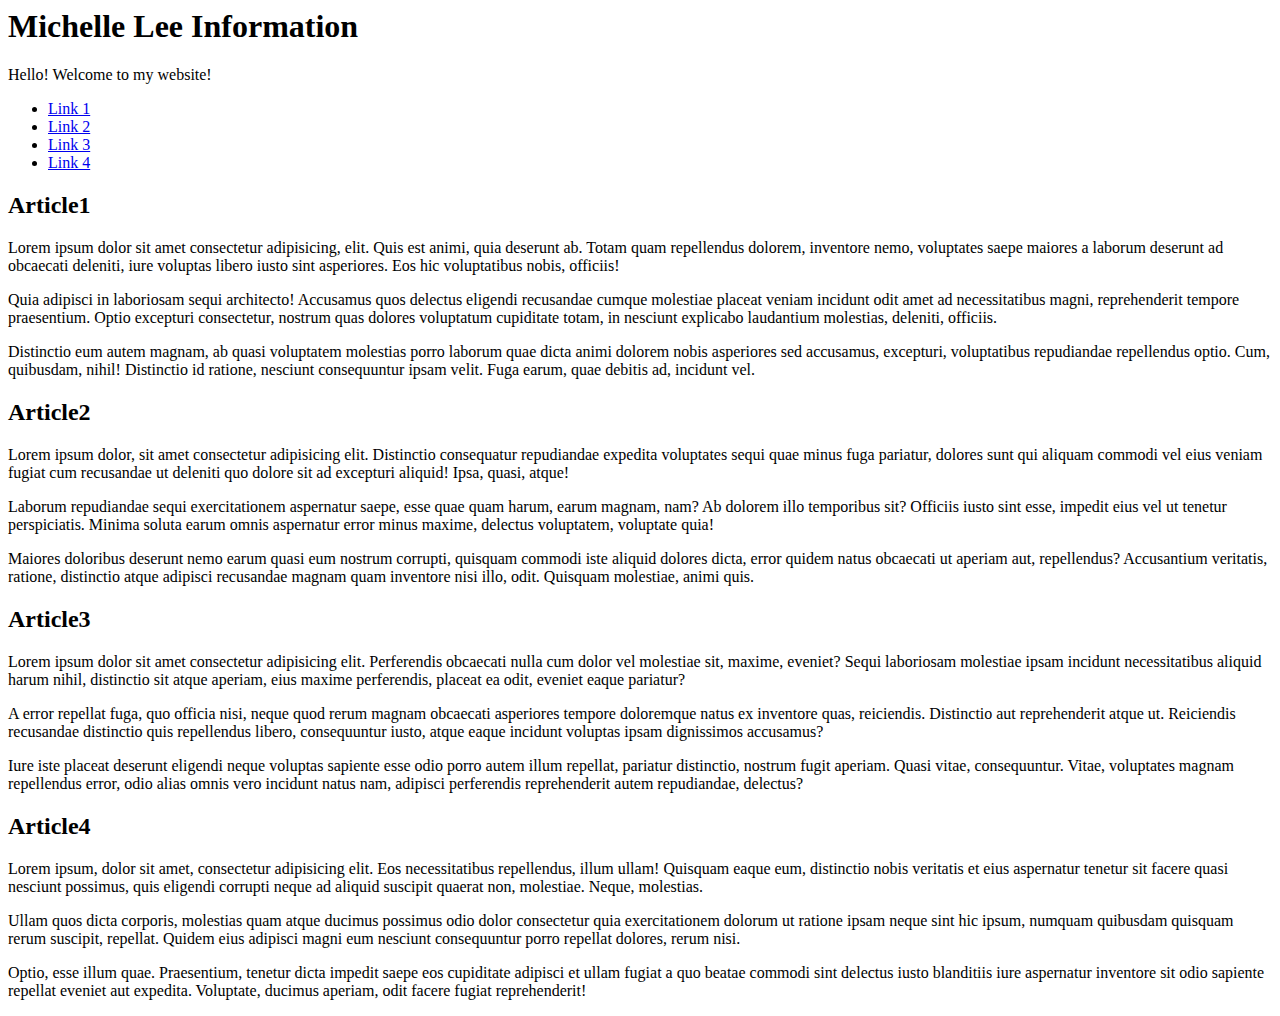
<file: module_1/index.html>
<!DOCTYPE! html>
<html lang="en">
<head>
	<meta charset="UTF-8">
	<meta name="viewport" content= "width=device-width, initial-scale=1.
	0">
	<title>Michelle Lee Information</title>
</head>
<body>

<header>
	<h1>Michelle Lee Information</h1>
		<p> Hello! Welcome to my website!</p>
</header>

	<nav class="nav">
		<ul>
			<li><a href="#article1">Link 1</a></li>
			<li><a href="#article2">Link 2</a></li>
			<li><a href="#article3">Link 3</a></li>
			<li><a href="#article4">Link 4</a></li>
		</ul>
	</nav>

	<div class="container">
		<article id="article1" class="article">
			<h2>Article1</h2>
			<div class="article-body">
				<p>Lorem ipsum dolor sit amet consectetur adipisicing, elit. Quis est animi, quia deserunt ab. Totam quam repellendus dolorem, inventore nemo, voluptates saepe maiores a laborum deserunt ad obcaecati deleniti, iure voluptas libero iusto sint asperiores. Eos hic voluptatibus nobis, officiis!</p>
				<p>Quia adipisci in laboriosam sequi architecto! Accusamus quos delectus eligendi recusandae cumque molestiae placeat veniam incidunt odit amet ad necessitatibus magni, reprehenderit tempore praesentium. Optio excepturi consectetur, nostrum quas dolores voluptatum cupiditate totam, in nesciunt explicabo laudantium molestias, deleniti, officiis.</p>
				<p>Distinctio eum autem magnam, ab quasi voluptatem molestias porro laborum quae dicta animi dolorem nobis asperiores sed accusamus, excepturi, voluptatibus repudiandae repellendus optio. Cum, quibusdam, nihil! Distinctio id ratione, nesciunt consequuntur ipsam velit. Fuga earum, quae debitis ad, incidunt vel.</p>
			</div>
		</article>
		<article id="article2" class="article">
			<h2>Article2</h2>
			<div class="article-body">
				<p>Lorem ipsum dolor, sit amet consectetur adipisicing elit. Distinctio consequatur repudiandae expedita voluptates sequi quae minus fuga pariatur, dolores sunt qui aliquam commodi vel eius veniam fugiat cum recusandae ut deleniti quo dolore sit ad excepturi aliquid! Ipsa, quasi, atque!</p>
				<p>Laborum repudiandae sequi exercitationem aspernatur saepe, esse quae quam harum, earum magnam, nam? Ab dolorem illo temporibus sit? Officiis iusto sint esse, impedit eius vel ut tenetur perspiciatis. Minima soluta earum omnis aspernatur error minus maxime, delectus voluptatem, voluptate quia!</p>
				<p>Maiores doloribus deserunt nemo earum quasi eum nostrum corrupti, quisquam commodi iste aliquid dolores dicta, error quidem natus obcaecati ut aperiam aut, repellendus? Accusantium veritatis, ratione, distinctio atque adipisci recusandae magnam quam inventore nisi illo, odit. Quisquam molestiae, animi quis.</p>
			</div>
		</article>
		<article id="article3" class="article">
			<h2>Article3</h2>
			<div class="article-body">
				<p>Lorem ipsum dolor sit amet consectetur adipisicing elit. Perferendis obcaecati nulla cum dolor vel molestiae sit, maxime, eveniet? Sequi laboriosam molestiae ipsam incidunt necessitatibus aliquid harum nihil, distinctio sit atque aperiam, eius maxime perferendis, placeat ea odit, eveniet eaque pariatur?</p>
				<p>A error repellat fuga, quo officia nisi, neque quod rerum magnam obcaecati asperiores tempore doloremque natus ex inventore quas, reiciendis. Distinctio aut reprehenderit atque ut. Reiciendis recusandae distinctio quis repellendus libero, consequuntur iusto, atque eaque incidunt voluptas ipsam dignissimos accusamus?</p>
				<p>Iure iste placeat deserunt eligendi neque voluptas sapiente esse odio porro autem illum repellat, pariatur distinctio, nostrum fugit aperiam. Quasi vitae, consequuntur. Vitae, voluptates magnam repellendus error, odio alias omnis vero incidunt natus nam, adipisci perferendis reprehenderit autem repudiandae, delectus?</p>
			</div>
		</article>
		<article id="article4" class="article">
			<h2>Article4</h2>
			<div class="article-body">
				<p>Lorem ipsum, dolor sit amet, consectetur adipisicing elit. Eos necessitatibus repellendus, illum ullam! Quisquam eaque eum, distinctio nobis veritatis et eius aspernatur tenetur sit facere quasi nesciunt possimus, quis eligendi corrupti neque ad aliquid suscipit quaerat non, molestiae. Neque, molestias.</p>
				<p>Ullam quos dicta corporis, molestias quam atque ducimus possimus odio dolor consectetur quia exercitationem dolorum ut ratione ipsam neque sint hic ipsum, numquam quibusdam quisquam rerum suscipit, repellat. Quidem eius adipisci magni eum nesciunt consequuntur porro repellat dolores, rerum nisi.</p>
				<p>Optio, esse illum quae. Praesentium, tenetur dicta impedit saepe eos cupiditate adipisci et ullam fugiat a quo beatae commodi sint delectus iusto blanditiis iure aspernatur inventore sit odio sapiente repellat eveniet aut expedita. Voluptate, ducimus aperiam, odit facere fugiat reprehenderit!</p>
			</div>
		</article>
	</div>
</body>
</html>
</file>
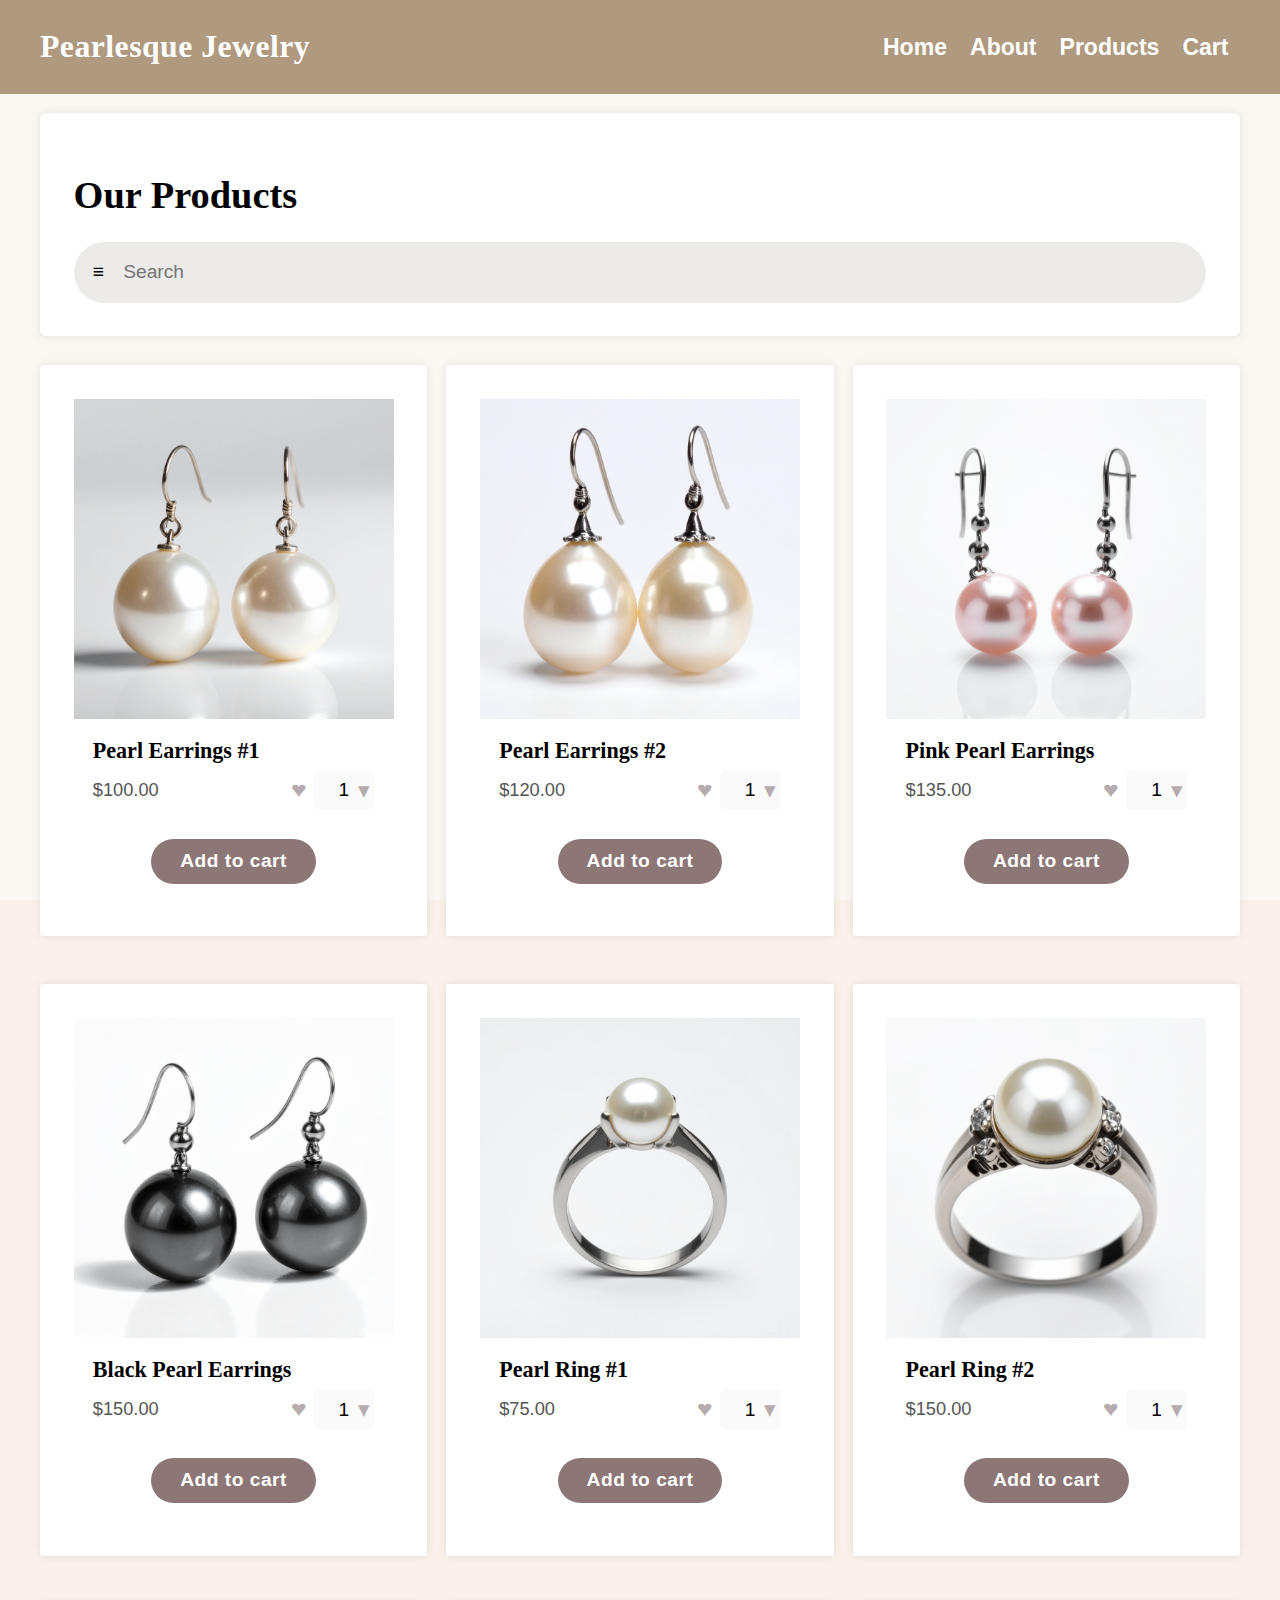
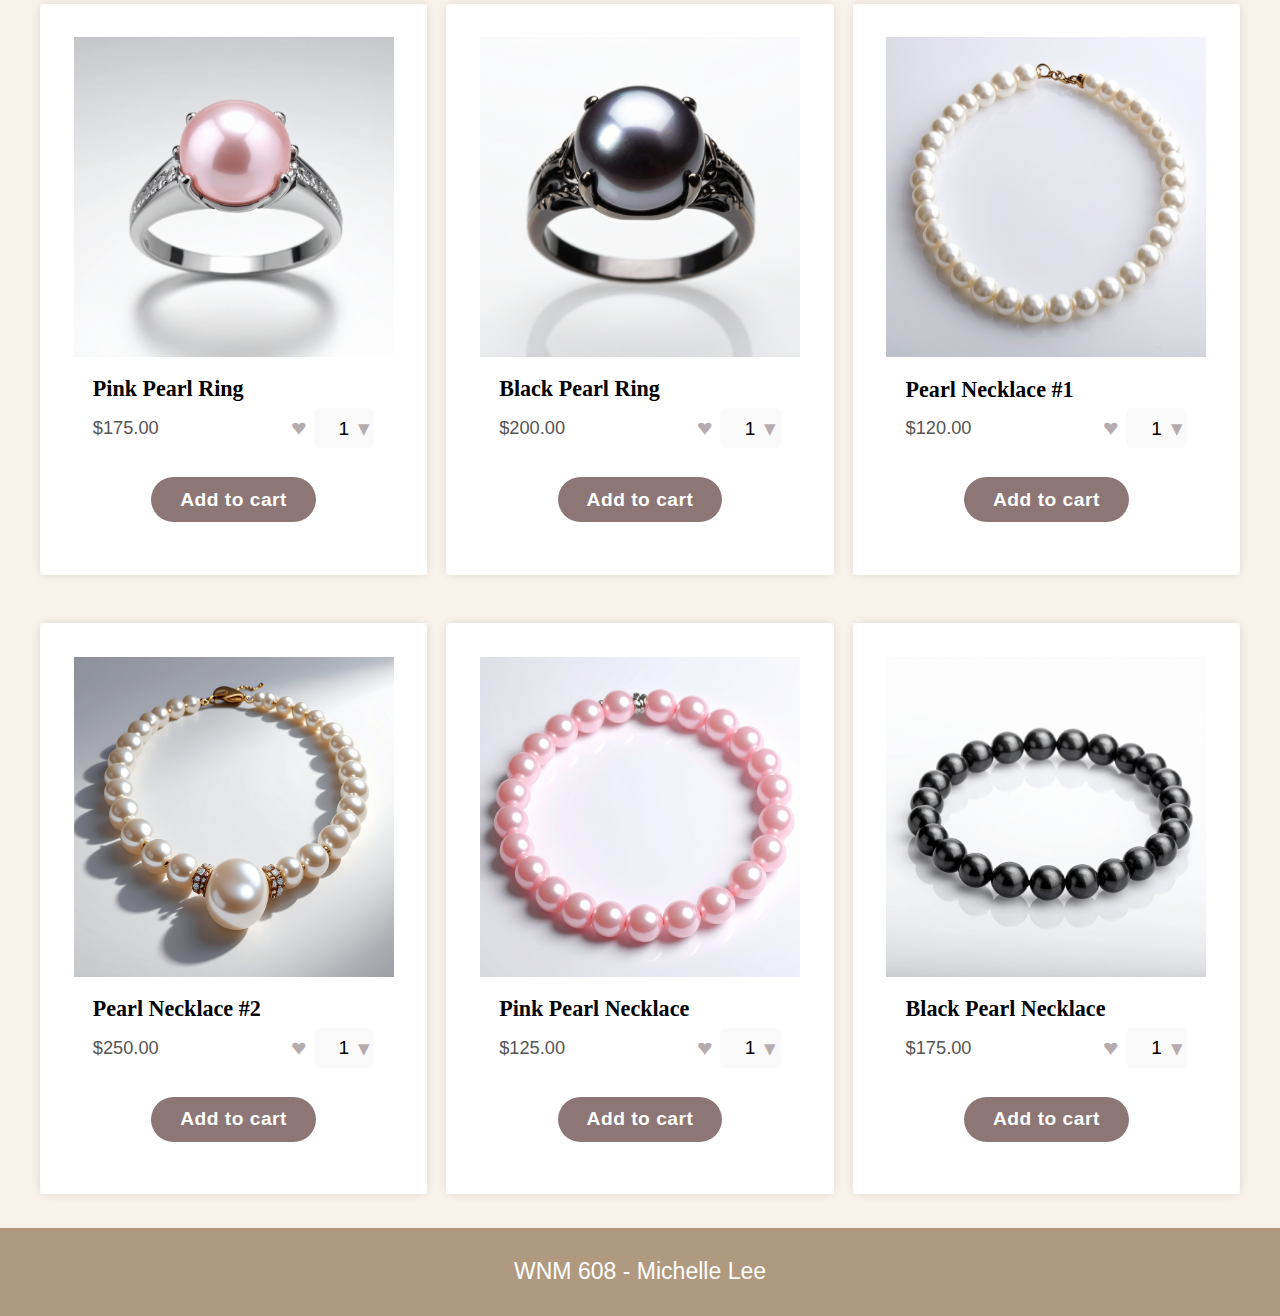
<file: Lee.Michelle/products.html>
<!DOCTYPE html>
<html lang="en">
<head>
  <meta charset="UTF-8">
  <meta name="viewport" content="width=device-width, initial-scale=1.0">
  <title>Pearlesque Jewelry</title>
<link rel="stylesheet" href="lib/css/styleguide_test.css">
<link rel="stylesheet" href="css/storetheme.css">
<link rel="stylesheet" href="lib/css/gridsystem.css">
  <script src="https://code.jquery.com/jquery-3.2.1.min.js"></script>
</head>

<body>
  <header class="navbar">
    <div class="container display-flex flex-align-center">
      <div class="flex-none">
        <h1>Pearlesque Jewelry</h1>
      </div>
      <div class="flex-stretch"></div>
      <nav class="flex-none nav nav-pills">
        <ul class="container display-flex">
          <li><a href="index.html">Home</a></li>
          <li><a href="about.html">About</a></li>
          <li><a href="products.html">Products</a></li>
          <li><a href="#article4">Cart</a></li>
        </ul>
      </nav>
    </div>
  </header>

  <main>
    <div class="form-control">
      <div class="container card soft">
        <h1>Our Products</h1>
        <form class="hotdog">
          <span>&equiv;</span>
          <input type="search" placeholder="Search">
        </form>
      </div>

      <div class="container display-flex flex-align-center">
        <div class="grid gap">

          <div class="col-xs-12 col-md-4">
            <figure class="figure">
              <div class="card soft">
                <img src="img/earring1.jpg" alt="" class="product-image">
                <figcaption>
                  <div class="product-name">Pearl Earrings #1</div>
                  <div class="price-row">
                    <div class="price">$100.00</div>
                    <div class="display-flex">
                      <div class="favorite">
                        <input type="checkbox" id="heart-1" class="hidden">
                        <label for="heart-1">&hearts;</label>
                      </div>
                      <div class="form-select">
                        <select>
                          <option>1</option>
                          <option>2</option>
                          <option>3</option>
                          <option>4</option>
                        </select>
                      </div>
                    </div>
                  </div>
                  <div class="pill-button-container">
                    <a href="#" class="pill-button">Add to cart</a>
                  </div>
                </figcaption>
              </div>
            </figure>
          </div>

          <div class="col-xs-12 col-md-4">
            <figure class="figure">
              <div class="card soft">
                <img src="img/earring2.jpg" alt="" class="product-image">
                <figcaption>
                  <div class="product-name">Pearl Earrings #2</div>
                  <div class="price-row">
                    <div class="price">$120.00</div>
                    <div class="display-flex">
                      <div class="favorite">
                        <input type="checkbox" id="heart-1" class="hidden">
                        <label for="heart-1">&hearts;</label>
                      </div>
                      <div class="form-select">
                        <select>
                          <option>1</option>
                          <option>2</option>
                          <option>3</option>
                          <option>4</option>
                        </select>
                      </div>
                    </div>
                  </div>
                  <div class="pill-button-container">
                    <a href="#" class="pill-button">Add to cart</a>
                  </div>
                </figcaption>
              </div>
            </figure>
          </div>

          <div class="col-xs-12 col-md-4">
            <figure class="figure">
              <div class="card soft">
                <img src="img/earring3.jpg" alt="" class="product-image">
                <figcaption>
                  <div class="product-name">Pink Pearl Earrings</div>
                  <div class="price-row">
                    <div class="price">$135.00</div>
                    <div class="display-flex">
                      <div class="favorite">
                        <input type="checkbox" id="heart-1" class="hidden">
                        <label for="heart-1">&hearts;</label>
                      </div>
                      <div class="form-select">
                        <select>
                          <option>1</option>
                          <option>2</option>
                          <option>3</option>
                          <option>4</option>
                        </select>
                      </div>
                    </div>
                  </div>
                  <div class="pill-button-container">
                    <a href="#" class="pill-button">Add to cart</a>
                  </div>
                </figcaption>
              </div>
            </figure>
          </div>

          <div class="col-xs-12 col-md-4">
            <figure class="figure">
              <div class="card soft">
                <img src="img/earring4.jpg" alt="" class="product-image">
                <figcaption>
                  <div class="product-name">Black Pearl Earrings</div>
                  <div class="price-row">
                    <div class="price">$150.00</div>
                    <div class="display-flex">
                      <div class="favorite">
                        <input type="checkbox" id="heart-1" class="hidden">
                        <label for="heart-1">&hearts;</label>
                      </div>
                      <div class="form-select">
                        <select>
                          <option>1</option>
                          <option>2</option>
                          <option>3</option>
                          <option>4</option>
                        </select>
                      </div>
                    </div>
                  </div>
                  <div class="pill-button-container">
                    <a href="#" class="pill-button">Add to cart</a>
                  </div>
                </figcaption>
              </div>
            </figure>
          </div>

          <div class="col-xs-12 col-md-4">
            <figure class="figure">
              <div class="card soft">
                <img src="img/ring1.jpg" alt="" class="product-image">
                <figcaption>
                  <div class="product-name">Pearl Ring #1</div>
                  <div class="price-row">
                    <div class="price">$75.00</div>
                    <div class="display-flex">
                      <div class="favorite">
                        <input type="checkbox" id="heart-1" class="hidden">
                        <label for="heart-1">&hearts;</label>
                      </div>
                      <div class="form-select">
                        <select>
                          <option>1</option>
                          <option>2</option>
                          <option>3</option>
                          <option>4</option>
                        </select>
                      </div>
                    </div>
                  </div>
                  <div class="pill-button-container">
                    <a href="#" class="pill-button">Add to cart</a>
                  </div>
                </figcaption>
              </div>
            </figure>
          </div>

          <div class="col-xs-12 col-md-4">
            <figure class="figure">
              <div class="card soft">
                <img src="img/ring2.jpg" alt="" class="product-image">
                <figcaption>
                  <div class="product-name">Pearl Ring #2</div>
                  <div class="price-row">
                    <div class="price">$150.00</div>
                    <div class="display-flex">
                      <div class="favorite">
                        <input type="checkbox" id="heart-1" class="hidden">
                        <label for="heart-1">&hearts;</label>
                      </div>
                      <div class="form-select">
                        <select>
                          <option>1</option>
                          <option>2</option>
                          <option>3</option>
                          <option>4</option>
                        </select>
                      </div>
                    </div>
                  </div>
                  <div class="pill-button-container">
                    <a href="#" class="pill-button">Add to cart</a>
                  </div>
                </figcaption>
              </div>
            </figure>
          </div>

          <div class="col-xs-12 col-md-4">
            <figure class="figure">
              <div class="card soft">
                <img src="img/ring3.jpg" alt="" class="product-image">
                <figcaption>
                  <div class="product-name">Pink Pearl Ring</div>
                  <div class="price-row">
                    <div class="price">$175.00</div>
                    <div class="display-flex">
                      <div class="favorite">
                        <input type="checkbox" id="heart-1" class="hidden">
                        <label for="heart-1">&hearts;</label>
                      </div>
                      <div class="form-select">
                        <select>
                          <option>1</option>
                          <option>2</option>
                          <option>3</option>
                          <option>4</option>
                        </select>
                      </div>
                    </div>
                  </div>
                  <div class="pill-button-container">
                    <a href="#" class="pill-button">Add to cart</a>
                  </div>
                </figcaption>
              </div>
            </figure>
          </div>

          <div class="col-xs-12 col-md-4">
            <figure class="figure">
              <div class="card soft">
                <img src="img/ring4.jpg" alt="" class="product-image">
                <figcaption>
                  <div class="product-name">Black Pearl Ring</div>
                  <div class="price-row">
                    <div class="price">$200.00</div>
                    <div class="display-flex">
                      <div class="favorite">
                        <input type="checkbox" id="heart-1" class="hidden">
                        <label for="heart-1">&hearts;</label>
                      </div>
                      <div class="form-select">
                        <select>
                          <option>1</option>
                          <option>2</option>
                          <option>3</option>
                          <option>4</option>
                        </select>
                      </div>
                    </div>
                  </div>
                  <div class="pill-button-container">
                    <a href="#" class="pill-button">Add to cart</a>
                  </div>
                </figcaption>
              </div>
            </figure>
          </div>

          <div class="col-xs-12 col-md-4">
            <figure class="figure">
              <div class="card soft">
                <img src="img/necklace1.jpg" alt="" class="product-image">
                <figcaption>
                  <div class="product-name">Pearl Necklace #1</div>
                  <div class="price-row">
                    <div class="price">$120.00</div>
                    <div class="display-flex">
                      <div class="favorite">
                        <input type="checkbox" id="heart-1" class="hidden">
                        <label for="heart-1">&hearts;</label>
                      </div>
                      <div class="form-select">
                        <select>
                          <option>1</option>
                          <option>2</option>
                          <option>3</option>
                          <option>4</option>
                        </select>
                      </div>
                    </div>
                  </div>
                  <div class="pill-button-container">
                    <a href="#" class="pill-button">Add to cart</a>
                  </div>
                </figcaption>
              </div>
            </figure>
          </div>

          <div class="col-xs-12 col-md-4">
            <figure class="figure">
              <div class="card soft">
                <img src="img/necklace2.jpg" alt="" class="product-image">
                <figcaption>
                  <div class="product-name">Pearl Necklace #2</div>
                  <div class="price-row">
                    <div class="price">$250.00</div>
                    <div class="display-flex">
                      <div class="favorite">
                        <input type="checkbox" id="heart-1" class="hidden">
                        <label for="heart-1">&hearts;</label>
                      </div>
                      <div class="form-select">
                        <select>
                          <option>1</option>
                          <option>2</option>
                          <option>3</option>
                          <option>4</option>
                        </select>
                      </div>
                    </div>
                  </div>
                  <div class="pill-button-container">
                    <a href="#" class="pill-button">Add to cart</a>
                  </div>
                </figcaption>
              </div>
            </figure>
          </div>

          <div class="col-xs-12 col-md-4">
            <figure class="figure">
              <div class="card soft">
                <img src="img/necklace3.jpg" alt="" class="product-image">
                <figcaption>
                  <div class="product-name">Pink Pearl Necklace</div>
                  <div class="price-row">
                    <div class="price">$125.00</div>
                    <div class="display-flex">
                      <div class="favorite">
                        <input type="checkbox" id="heart-1" class="hidden">
                        <label for="heart-1">&hearts;</label>
                      </div>
                      <div class="form-select">
                        <select>
                          <option>1</option>
                          <option>2</option>
                          <option>3</option>
                          <option>4</option>
                        </select>
                      </div>
                    </div>
                  </div>
                  <div class="pill-button-container">
                    <a href="#" class="pill-button">Add to cart</a>
                  </div>
                </figcaption>
              </div>
            </figure>
          </div>

          <div class="col-xs-12 col-md-4">
            <figure class="figure">
              <div class="card soft">
                <img src="img/necklace4.jpg" alt="" class="product-image">
                <figcaption>
                  <div class="product-name">Black Pearl Necklace</div>
                  <div class="price-row">
                    <div class="price">$175.00</div>
                    <div class="display-flex">
                      <div class="favorite">
                        <input type="checkbox" id="heart-1" class="hidden">
                        <label for="heart-1">&hearts;</label>
                      </div>
                      <div class="form-select">
                        <select>
                          <option>1</option>
                          <option>2</option>
                          <option>3</option>
                          <option>4</option>
                        </select>
                      </div>
                    </div>
                  </div>
                  <div class="pill-button-container">
                    <a href="#" class="pill-button">Add to cart</a>
                  </div>
                </figcaption>
              </div>
            </figure>
          </div>

        </div>
      </div>

      <script>
        const makeNav = (classes = '') => {
          const links = ['Home', 'About', 'Products', 'Cart'];
          let ran = Math.floor(Math.random() * links.length);
          document.write(`
            <div>
              <nav class="${classes}">
                <ul>
                  ${links.reduce((r, o, i) => {
                    return r + `<li class=${ran == i ? 'active' : ''}><a href="#">${o}</a></li>`;
                  }, '')}
                </ul>
              </nav>
            </div>
          `);
        };
      </script>
      
   <script>
$(".nav #tableofcontents .nav) a").on("click", function(e){
		e.preventDefault();
		$(this).closest("li").addClass("active")
		  .siblings().removeClass("active");
	})
</script>
    </div>
  </main>

  <footer>
    <p>WNM 608 - Michelle Lee</p>
  </footer>
</body>
</html>
</file>
<file: Lee.Michelle/css/storetheme.css>
:root {
  --color-neutral-light:#FBFAFB;
  --color-neutral-medium:#B5ACAF;
  --color-neutral-dark:#645557;

  --color-main-light:#F9F2EB;
  --color-main-medium:#dcd5cc;
  --color-main-dark:#a99f94;
  
  --color-sub-light:#F3E8E5;
  --color-sub-medium:#c5b2b1;
  --color-sub-dark:#8d7676;

  --color-black:#555;
  --color-white:#fff;

  --header-height:3rem; 
  --spacing:1rem;
}

body {
  background-color:#fbf7f3;
  padding-bottom:4em;
}

.favorite label {
  transition:all 0.3s;
  display:inline-block;
  transform:scale(1.4,1.15);
  color:var(--color-neutral-medium);
}

.favorite input:checked + label {
  color:red;
  transform:scale(1.8,1.45);
  user-select:none;
}

.favorite {
  display:flex;
  align-items:center;
  justify-content:center;
}

@media (max-width:800px) {
  .container {
    padding-left:1em;
    padding-right:1em;
  }
  .navbar h1 {
    padding-left:0.5em;
  }
}

@media (max-width:400px) {
  .navbar .display-flex {
    display:block;
  }
  .navbar .nav li {
    line-height:2em;
  }
}

.figure.product {
  border-radius:0.5em;
  box-shadow:0 2px 5px rgba(0,0,0,0.1);
  overflow:hidden;
}

.product-overlay {
  position:relative;
  overflow:hidden;
}

.product-overlay figcaption {
  position:absolute;
  top:0;
  left:0;
  width:100%;
  height:100%;
  background-color:rgba(0,0,0,0.7);
  opacity:0;
  transition:all 0.3s;
  display:flex;
  align-items:center;
  justify-content:center;
}

.product-overlay:hover figcaption {
  opacity:1;
}

.product-overlay .caption-body {
  background-color:white;
  border-radius:0.5em;
  padding:1em;
  transform:translateY(2em);
  transition:all 0.3s;
}

.product-overlay:hover .caption-body {
  transform:translateY(0);
}

.product-overlay img {
  transform:scale(1,1);
  transition:all 0.3s;
}

.product-overlay:hover img {
  transform:scale(1.4,1.4);
}

@media (max-width:600px) {
  .product-overlay figcaption {
    position:relative;
    display:block;
    width:100%;
    height:auto;
    opacity:1;
    background-color:initial;
  }

  .product-overlay .caption-body {
    transform:none;
    padding:0;
  }
}

.price-row {
  display:flex;
  justify-content:space-between;
  align-items:center;
  margin-top:0.3em;
}

.price-row .display-flex {
  display:flex;
  align-items:center;
  gap:0.5em;
}

.product-name {
  font-family:"kepler-std", serif;
  font-weight:800;
  font-size:1.15em;
  color:#000;
}

.price {
  font-family:"futura-pt", sans-serif;
  font-size:0.95em;
  font-weight:normal;
  color:var(--color-black);
  user-select:none;
}

.product-image {
  width:100%;
  max-width:500px;
  aspect-ratio:1 / 1;
  object-fit:cover;
  display:block;
  margin:0 auto;
  user-select:none;
  -webkit-user-drag:none;
  pointer-events:none;
}

.bg_image {
  float:right;
  margin-left:30px;
  width:550px;
  border-radius:8px;
}

.name {
  margin-bottom:0.5em;
}

.brand-section .card.soft {
  padding:3rem 4rem;
  border-radius:8px;
}

.brand-section .brand-content {
  display:flex;
  justify-content:space-between;
  align-items:center; 
  gap:4rem;
  min-height:450px;
  box-sizing:border-box;
}

.brand-section .brand-text {
  flex:1;
  max-width:500px;
  line-height:1.9;
  display:flex;
  flex-direction:column;
  justify-content:center;
  height:100%;
}

.brand-section .brand-text .name {
  font-size:1.8rem;
  font-weight:700;
  margin-bottom:0.3em;
}

.brand-section .brand-text p {
  margin-bottom:1.5rem;
}

.brand-section .brand-image {
  flex:1;
  display:flex;
  justify-c
}

.cart-item {
  display: flex;
  align-items: flex-start;
  gap: 2.5em;
  margin-bottom: 2.5em;
  padding: 1.5em;
  background-color: #fff;
  border-radius: 10px;
  box-shadow: 0 2px 6px rgba(0,0,0,0.06);
}

.cart-image {
  flex: 0 0 220px;
  height: 220px;
  display: flex;
  align-items: center;
  justify-content: center;
}

.cart-image img {
  width: 100%;
  height: 100%;
  object-fit: cover;
  border-radius: 10px;
  display: block;
}

.cart-info h2 {
  margin-bottom: 0.6em;
  font-size: 1.3em;
}

.cart-price {
  margin-bottom: 1.2em;
  font-size: 1.1em;
}

.cart-actions {
  display: flex;
  align-items: center;
  gap: 1.2em;
  margin-top: 1.2em;
}

@media (max-width: 800px) {
  .cart-image {
    flex: 0 0 160px;
    height: 160px;
  }
}

@media (max-width: 600px) {
  .cart-item {
    flex-direction: column;
    align-items: center;
    text-align: center;
  }

  .cart-image {
    flex: 0 0 120px;
    height: 120px;
  }

  .cart-actions {
    justify-content: center;
  }
}


.product-page .pill-button-back-button {
  padding: 10px 20px; 
}

.product-page .product-section .card.soft {
  padding: 3rem 4rem;
  border-radius: 8px;
}

.product-page .product-section .product-content {
  display: flex;
  flex-direction: row; /* image left, text right */
  justify-content: space-between;
  align-items: flex-start;
  gap: 4rem;
  min-height: 450px;
  box-sizing: border-box;
}

/* product image */
.product-page .product-section .product-image {
  flex: 1;
  display: flex;
  justify-content: flex-start;
}

.product-page .product-section .product-image img {
  width: 100%;
  max-width: 500px;
  border-radius: 8px;
  object-fit: cover;
}

/* text */
.product-page .product-section .product-text {
  flex: 1;
  max-width: 480px;
  display: flex;
  flex-direction: column;
  justify-content: center;
  height: 100%;
  line-height: 1.8;
}

.product-page .product-section .product-text .name {
  font-family: "kepler-std", serif; 
  font-size: 2.4rem;                
  font-weight: 900;               
  letter-spacing: 0.02em;          
  color: var(--color-black);
  margin-bottom: 0.3rem;
  line-height: 1.1;              
}

/* Product Price */
.product-page .product-section .product-text .price {
  font-family: "kepler-std", serif; 
  font-size: 1.8rem;                
  font-weight: bold;                
  color: var(--color-black);
  margin-bottom: 3rem;
}

/* Product description */
.product-page .product-section .product-text p {
  margin-bottom: 1rem;
  font-size: 1.5rem;
  color: var(--color-neutral-dark);
}

/* Actions row */
.product-page .product-section .product-actions {
  display: flex;
  align-items: center;
  gap: 1.5em;
  flex-wrap: wrap;
  padding: 0;           
  margin-top: 4rem;    
}

/* Heart icon */
.product-page .product-section .favorite label {
  font-size: 1.8em;
  color: var(--color-neutral-medium);
  cursor: pointer;
  transition: all 0.3s ease;
}

.product-page .product-section .favorite input:checked + label {
  color: red;
  transform: scale(1.2);
}

/* Dropdown selector */
.product-page .product-section .form-select select {
  padding: 1em 1.2em;
  border-radius: 0.4em;
  background-color: var(--color-neutral-light);
  font-family: "futura-pt", sans-serif;
  font-size: 1em;
  cursor: pointer;
}

/* Responsive */
@media (max-width: 900px) {
  .product-page .product-section .product-content {
    flex-direction: column;
    align-items: center;
    text-align: center;
  }

  .product-page .product-section .product-image img {
    max-width: 400px;
  }

  .product-page .product-section .product-actions {
    justify-content: center;
  }
}

/* Back button */
.product-page .back-button-container {
  text-align: left;
  margin: 2rem 0 1rem;
}

.product-page .back-button-container .back-button {
  display: inline-block;
  background-color: var(--color-sub-dark);
  color: var(--color-white);
  font-size: 1rem;
  padding: 0.6em 1.5em;
  border-radius: 50px;
  text-decoration: none;
  font-weight: 600;
  font-family: "futura-pt", sans-serif;
  letter-spacing: 0.5px;
  transition: background-color 0.3s ease, transform 0.2s ease;
}

.product-page .back-button-container .back-button:hover {
  background-color: var(--color-sub-medium);
  transform: scale(1.05);
}

.back-button-container {
  text-align: left;
  margin: 2rem 0 1rem;
}


span.badge:not(:empty)::after {
    content: ')';
}

span.badge:not(:empty)::before {
    content: '(';
}

.form-label {
    font-size: 0.85rem;
    font-weight: 600;
    color: #777;       
    display: block;
    margin-bottom: 6px;
}


.product-display strong {
    font-weight: 700 !important;
    color: #777;
    font-size: 0.9rem;
    display: block;
    margin-bottom: 5px;
    padding: 5px;
}
</file>
<file: Lee.Michelle/lib/css/gridsystem.css>
.grid {
  display: grid;
  grid-template-columns: repeat(12, 1fr);
  gap: 1rem;
}

.grid.gap{
  --grid-gap: 1em;
  grid-gap:var(--grid-gap);
  gap:var(--grid-gap);
}


.col-1 {grid-column: span 1;}
.col-2 {grid-column: span 2;}
.col-3 {grid-column: span 3;}
.col-4 {grid-column: span 4;}
.col-5 {grid-column: span 5;}
.col-6 {grid-column: span 6;}
.col-7 {grid-column: span 7;}
.col-8 {grid-column: span 8;}
.col-9 {grid-column: span 9;}
.col-10 {grid-column: span 10;}
.col-11 {grid-column: span 11;}
.col-12 {grid-column: span 12;}


/*EXTRA SMALL */
@media (min-width:0) {
  .gap.xs-large { --grid-gap:2em; }
  .gap.xs-medium {--grid-gap:1em; }
  .gap.xs-small {--grid-gap:0.5em; }

.col-xs-1 { grid-column: span 1; }
.col-xs-2 { grid-column: span 2; }
.col-xs-3 { grid-column: span 3; }
.col-xs-4 { grid-column: span 4; }
.col-xs-5 { grid-column: span 5; }
.col-xs-6 { grid-column: span 6; }
.col-xs-7 { grid-column: span 7; }
.col-xs-8 { grid-column: span 8; }
.col-xs-9 { grid-column: span 9; }
.col-xs-10 { grid-column: span 10; }
.col-xs-11 { grid-column: span 11; }
.col-xs-12 { grid-column: span 12; }
}

@media (min-width: 380spx) { 
    .gap.sm-large { --grid-gap:2em; }
    .gap.sm-medium {--grid-gap:1em; }
    .gap.sm-small {--grid-gap:0.5em; }

  .col-sm-1 { grid-column: span 1; }
  .col-sm-2 { grid-column: span 2; }
  .col-sm-3 { grid-column: span 3; }
  .col-sm-4 { grid-column: span 4; }
  .col-sm-5 { grid-column: span 5; }
  .col-sm-6 { grid-column: span 6; }
  .col-sm-7 { grid-column: span 7; }
  .col-sm-8 { grid-column: span 8; }
  .col-sm-9 { grid-column: span 9; }
  .col-sm-10 { grid-column: span 10; }
  .col-sm-11 { grid-column: span 11; }
  .col-sm-12 { grid-column: span 12; }
}

@media (min-width: 550px) { 
     .gap.md-large { --grid-gap:2em; }
     .gap.md-medium {--grid-gap:1em; }
     .gap.md-xs-small {--grid-gap:0.5em; }

  .col-md-1 { grid-column: span 1; }
  .col-md-2 { grid-column: span 2; }
  .col-md-3 { grid-column: span 3; }
  .col-md-4 { grid-column: span 4; }
  .col-md-5 { grid-column: span 5; }
  .col-md-6 { grid-column: span 6; }
  .col-md-7 { grid-column: span 7; }
  .col-md-8 { grid-column: span 8; }
  .col-md-9 { grid-column: span 9; }
  .col-md-10 { grid-column: span 10; }
  .col-md-11 { grid-column: span 11; }
  .col-md-12 { grid-column: span 12; }
}

@media (min-width: 990px) {
     .gap.lg-large { --grid-gap:2em; }
     .gap.lg-medium {--grid-gap:1em; }
     .gap.lg-xs-small {--grid-gap:0.5em; }

  .col-lg-1 { grid-column: span 1; }
  .col-lg-2 { grid-column: span 2; }
  .col-lg-3 { grid-column: span 3; }
  .col-lg-4 { grid-column: span 4; }
  .col-lg-5 { grid-column: span 5; }
  .col-lg-6 { grid-column: span 6; }
  .col-lg-7 { grid-column: span 7; }
  .col-lg-8 { grid-column: span 8; }
  .col-lg-9 { grid-column: span 9; }
  .col-lg-10 { grid-column: span 10; }
  .col-lg-11 { grid-column: span 11; }
  .col-lg-12 { grid-column: span 12; }
}

@media (min-width: 1200px) {
     .gap.xl-large { --grid-gap:2em; }
     .gap.xl-medium {--grid-gap:1em; }
     .gap.xl-xs-small {--grid-gap:0.5em; }

  .col-xl-1 { grid-column: span 1; }
  .col-xl-2 { grid-column: span 2; }
  .col-xl-3 { grid-column: span 3; }
  .col-xl-4 { grid-column: span 4; }
  .col-xl-5 { grid-column: span 5; }
  .col-xl-6 { grid-column: span 6; }
  .col-xl-7 { grid-column: span 7; }
  .col-xl-8 { grid-column: span 8; }
  .col-xl-9 { grid-column: span 9; }
  .col-xl-10 { grid-column: span 10; }
  .col-xl-11 { grid-column: span 11; }
  .col-xl-12 { grid-column: span 12; }
}
</file>
<file: Lee.Michelle/lib/css/styleguide_test.css>
/*CSS RESET */

*{
	box-sizing:border-box;
}

:root {
	--color-neutral-light:#FBFAFB;
	--color-neutral-medium:#B5ACAF;
	--color-neutral-dark:#645557;

	--color-main-light:#F9F2EB;
	--color-main-medium:#e1d6c8;
	--color-main-dark:#a99f94;
	
	--color-sub-light:#F3E8E5;
	--color-sub-medium:#c5b2b1;
	--color-sub-dark:#8d7676;


	--color-black:#555;
	--color-white:#fff;

	--header-height:3rem; 
	--spacing:1rem;
}

.section-background {
  background-color: #bca78c;
  padding: 1em 0;
}


nav,
body{
	margin:0;
	font-size:120%;
	font-family: "futura-pt", sans-serif;
	font-weight: 300;
}

h1,
h2,
h3,
h4,
h5,
h6 {  font-family: "kepler-std", serif;
}

.color-box {
  width: 100%;
  padding-top: 100%; 
  border-radius: 0.5em;
  box-shadow: 0 2px 5px rgba(0,0,0,0.2);
}

h1{
	font-family: "kepler-std-extended-subhead", serif;
font-weight: 700;
font-style: normal;
}

h2{
font-family: "kepler-std-subhead", serif;
font-weight: 700;
font-style: normal;
}

h3{
font-family: "kepler-std-subhead", serif;
font-weight: 700;
font-style: normal;
}

h4{
	font-family: "kepler-std", serif;
	font-weight: 800;
	font-style: normal;
}

h5{
	font-family: "kepler-std", serif;
	font-weight: 800;
	font-style: normal;
}

h6{
	font-family: "kepler-std", serif;
	font-weight: 500;
	font-style: normal;
}

p {
  line-height: 1.8; 
  font-weight: 200;
  font-size:120%;
}

a {
	color:inherit;
	font-weight:bold;
	text-decoration:none;
}
a:hover {
	text-decoration: underline;
	background-color: var ();
}

ul {
  list-style-type: none; 
  padding-left: 0;     
  margin: 0;         
}

/*LAYOUT CLASSES */

.container {
	max-width: 1200px;
	margin-right: auto;
	margin-left: auto;
}



.display-flex { display:flex; }
.display-inline-flex { display:inline-flex; }
.display-block { display:block; }
.display-inline-block { display:inline-block; }

.flex-stretch { flex: 1 1 auto; }
.flex-none { flex: none; }

.flex-align-center { align-items:center; }
.flex-justify-center { justify-content:center; }


/* Small Classes */
.media-image {
	max-width: 100%;
	vertical-align: text-bottom;
	
}

.hidden { display: none;}


/* Component Classes */

.nav ul {
	list-style-type:none;
	margin-top: 1em;
	margin-bottom: 1em;
	padding-left: 0;
}

.nav a{
	display:block;
	padding: 0.2em 0.5em;
}

.nav a:hover {
	background-color: var(--color-sub-medium);
	color: var(--color-white);
	text-decoration: none;
}

.nav .active a {
	background-color: var(--color-neutral-dark);
	color:white;
	text-decoration: none;
}


.nav-material ul,
.nav-crumbs ul,
.nav-pills ul,
.nav-stretch ul,
.nav-flex ul {
	display: flex;
}

.nav-material li,
.nav-stretch li {
	flex: 1 1 auto;
	text-align: center;
}

.nav-pills a {
	border-radius: 2em;
	padding: 0.5em 1em;
}

.nav-crumbs a {
	display: inline-block;
}

.nav-crumbs .active a,
.nav-crumbs a:hover {
	background-color:transparent;
	color:inherit;
	text-decoration: underline;
}

.nav-crumbs li:not(:first-child)::before {
	content:'/';
}

.nav-material a {
	padding: 0.5em 1em;
	position: relative;
}

.nav-material .active a {
	background-color: transparent;
	color:inherit;
}
.nav-material a:hover {
  background-color: var(--color-sub-light);
  color: inherit;
}

.nav-material a::after {
  content: '';
  position: absolute;
  bottom: 0;
  left: 0;
  width: 100%;
  height: 0;
  background-color: var(--color-sub-dark);
  transition: all 0.3s;
}

.nav-material .active a::after {
  height: 4px;
}


.navbar {
	background-color: #af997f;
	color: var(--color-white);
	line-height: var(--header-height);
}

.navbar h1 {
  font-size: 1.65em;
  margin: 0;
  font-weight: 700;
  letter-spacing: 0.5px;
}

.navbar a{
	padding: 0 0.5em;
}


/* Card */

.card {
	background-color: var(--color-white);
	box-shadow: 0 0 10px rgba(0,0,0,0.1);
	margin-top: 0.75em;
	margin-bottom: 0.75em;
	padding: 1.75em;

	overflow: hidden;
	position: relative;
}

	.card.soft{
		border-radius: 0.3em;
		box-shadow: 0 0 10px rgba(0,0,0,0.1);
	}

	.card.hard {
		border-radius: 0.3em;
		border:2px solid var(--color-neutral-medium);
		padding: 1em;
	}


	.card.dark {
		background-color: var(--color-neutral-dark);
		color:var(--color-neutral-light);
		padding: 1em;
	}


	.card.medium {
		background-color: var(--color-neutral-medium);
	}

	.card.flat {
		padding:0;
	}

	
	.view-window {
		height: 40vh;
		position: relative;
		overflow: hidden;
		background-size: cover;
		background-position: center;
		background-attachment: fixed;
	}

	/* Figure */
	.figure {
		margin: 0;
		background-color: var(--color-white);
	}

	.figure img {
		width: 100%;
		vertical-align: text-bottom;
		pointer-events: none; 
		user-select: none;
	}

	.figure figcaption {
		padding: 1em;
	}

/* FORMS */
.form-control {
	margin:1em 0;
}

.form-select>select,
.hotdog input,
.hotdog,
.form-button,
.form-input,
.form-item {
	display: inline-block;
	background-color:transparent;
	border-width: 0;
	padding: 0.5em 1em;
	font: inherit;
	-webkit-appearance: none;
	color: inherit;
	width: 100%;
	outline: 0;
}

.date-field {
  display: flex;
  align-items: center;
  gap: 10px;
}

.date-field input {
  flex: 0 0 auto;
}

.hours {
  font-size: 0.9em;
  color: #6b5e5a;
  white-space: nowrap;
}

.form-input {
  border-bottom: 1px solid var(--color-neutral-medium);
  padding: 0.5em 1em;
}

.form-input:focus {
	border-bottom-color: var(--color-neutral-dark);
}

.form-label {
	font-size: 0.8em;
	color: var(--color-neutral-dark);
	display: block;
	width: 100%;
}

.form-button {
	background-color: var(--color-neutral-light);
	border-radius: 0.2em;
	padding: 0.5em 1em;
	cursor:pointer;
	text-align: center;
}

.form-button:hover {
	text-decoration: none;
	background-color: var(--color-main-light);
}


.form-button:active {
	background-color: var(--color-main-light);
}

.hotdog {
  display: flex;
  align-items: center;
  background-color: rgb(237, 234, 234);
  border-radius: 2em;
  padding: 0.5em 1em;
}

.hotdog.dark {
	background-color:  var(--color-neutral-dark);
	color: var(--color-neutral-light)
}

.hotdog.light {
	background-color:  var(--color-neutral-light);
	color: var(--color-neutral-dark)
}

.form-select > select {
  padding: 0.5em 1.3em;
  background-color: var(--color-neutral-light);
  border-radius: 0.3em;
  cursor: pointer;
}

.form-select {
  position: relative;
}

.form-select::after {
  content: "▾";
font-family: "futura-pt", sans-serif;
  font-size: 1.2em;
  position: absolute;
  top: 50%;
  right: 0.2em;
  transform: translateY(-50%);
  pointer-events: none;
  color: var(--color-neutral-medium);
}

/* Toggle */
.toggle label {
  font-size:1.3em;
  display: inline-block;
  width: 2em;
  height: 1em;
  border: 0.1em solid var(--color-sub-dark);
  background-color: var(--color-main-medium);
  border-radius: 1em;
  position: relative;
}

.toggle label::after {
  content: '';
  display: inline-block;
  width: 0.8em;
  height: 0.8em;
  border-radius: 1em;
  position: absolute;
  background-color: #fbfafa;
  transition:all 0.3s;
}

.toggle input:checked + label::after {
	transform:translateX(1em);
}

/* Buttons */

.pill-button {
  display: inline-block;
  background-color: var(--color-sub-dark);
  color: var(--color-white);
  padding: 0.6em 1.5em;
  border-radius: 500px;
  text-decoration: none;
  font-weight: 600;
  font-family: "futura-pt", sans-serif;
  letter-spacing: 0.5px;
  transition: background-color 0.3s ease, transform 0.2s ease;
  user-select: none;
}

.pill-button:hover {
  background-color: var(--color-sub-medium);
  transform: scale(1.05);
  text-decoration: none;
}

.pill-button:active {
  background-color: var(--color-sub-light);
  transform: scale(0.98);
}

.pill-button-container {
  text-align: center;
  margin-top: 1.5em;
}

footer {
  display: flex;
  justify-content: center;
  background-color: #af997f;
  color: white;
}


html, body {
  height: 100%;
  margin: 0;
  font-family: "futura-pt", sans-serif;
  background-color: var(--color-main-light);
}
</file>
